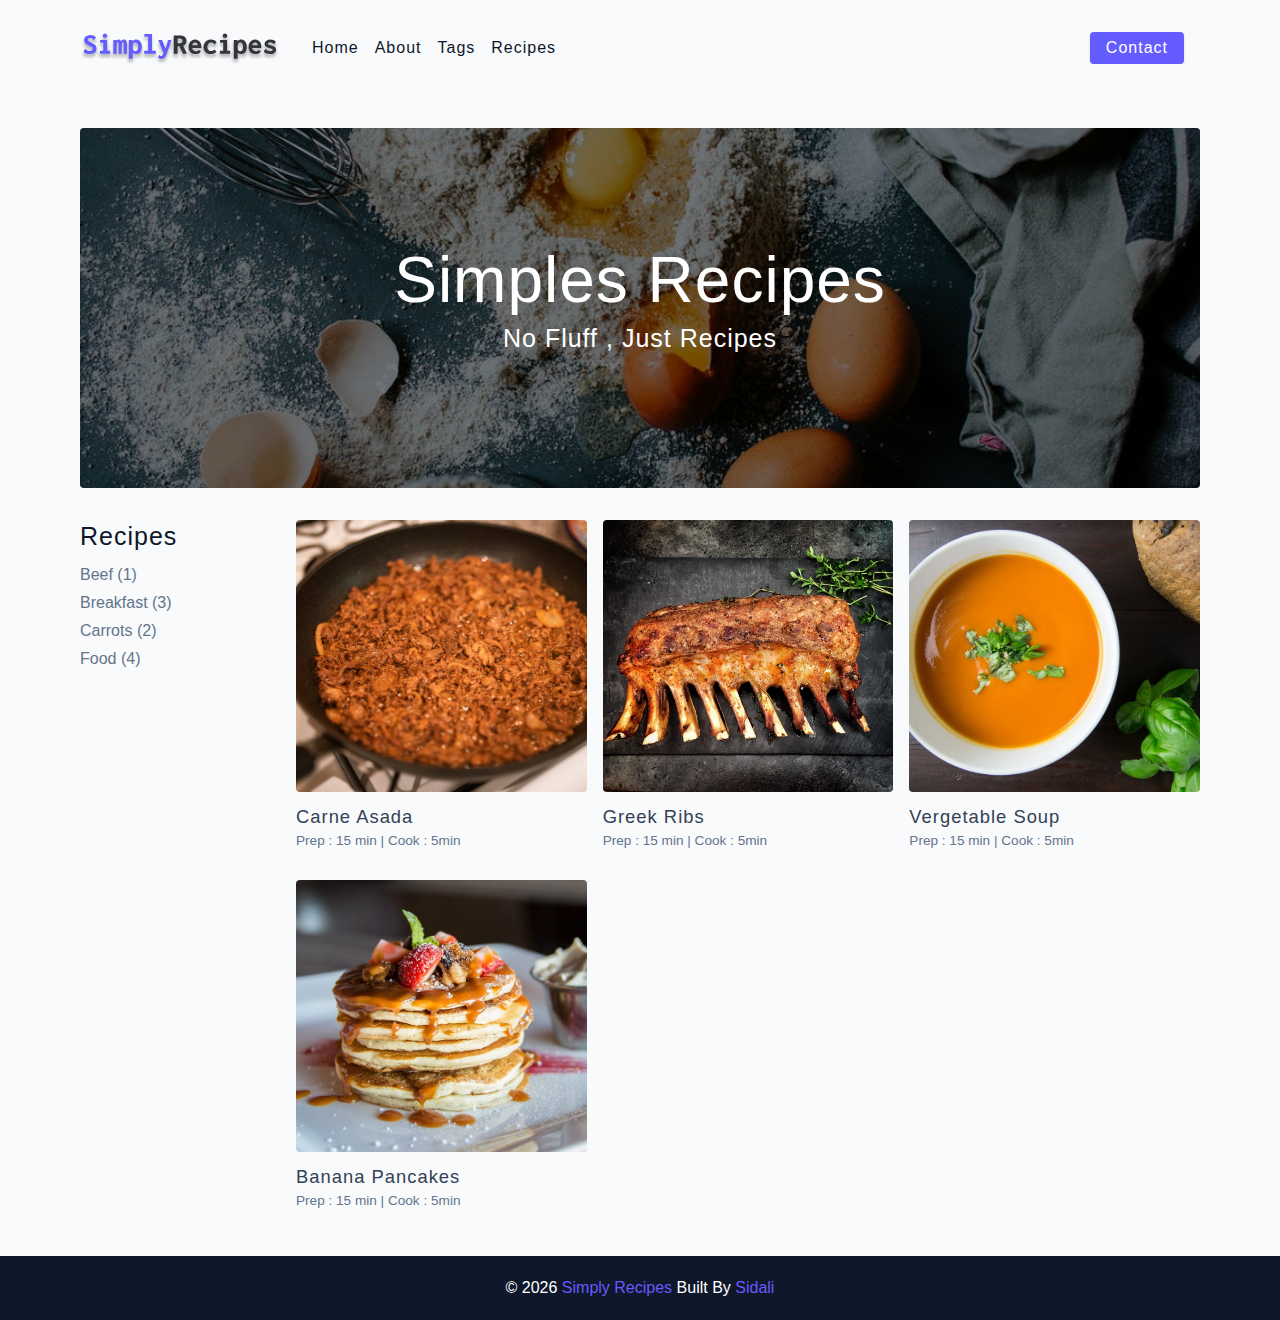
<file: index.html>
<!DOCTYPE html>
<html lang="en">
  <head>
    <meta charset="UTF-8" />
    <meta http-equiv="X-UA-Compatible" content="IE=edge" />
    <meta name="viewport" content="width=device-width, initial-scale=1.0" />
    <title>Simply Recipes || Starter</title>
    <!-- favicon -->
    <link rel="shortcut icon" href="./assets/favicon.ico" type="image/x-icon" />
    <!-- normalize -->
    <link rel="stylesheet" href="./css/normalize.css" />
    <!-- font-awesome -->
    <link
      rel="stylesheet"
      href="https://cdnjs.cloudflare.com/ajax/libs/font-awesome/5.14.0/css/all.min.css"
    />
    <!-- main css -->
    <link rel="stylesheet" href="./css/main.css" />
  </head>
  <body>
   <!-- nav -->
   <nav class="navbar">
     <div class="nav-centre">
       <div class="nav-header">
         <a href="index.html" class="nav-logo">
           <img src="assets/logo.svg" alt="Simples recipes">
         </a>
         <button type="button" class="btn nav-btn">
           <i class="fas fa-align-justify"></i>
         </button>
        </div>
       <div class="nav-links">
          <a href="index.html" class="nav-link">home</a>
          <a href="about.html" class="nav-link">about</a>
          <a href="tags.html" class="nav-link">tags</a>
          <a href="recipes.html" class="nav-link">recipes</a>
          <div class="nav-link contact-link">
            <a href="contact.html" class="btn">contact</a>
          </div>
       </div>
     </div>
   </nav>
   <!-- end of nav -->

   <!--Main Page-->
   <main class="page">
     <header class="hero">
       <div class="hero-container">
         <div class="hero-text">
           <h1>Simples recipes</h1>
           <h4>No fluff , just recipes</h4>
         </div>
       </div>
     </header>
     <section class="recipes-container">
       <div class="tags-container">
         <h4>recipes</h4>
         <div class="tags-list">
           <a href="tag-template.html">Beef (1)</a>
           <a href="tag-template.html">Breakfast (3)</a>
           <a href="tag-template.html">Carrots (2)</a>
           <a href="tag-template.html">Food (4)</a>
         </div>
       </div>
       <div class="recipes-list">
         <a href="single-recipe.html" class="recipe">
           <img src="./assets/recipes/recipe-1.jpeg" alt="Food" class="img recipe-img">
           <h5>carne asada</h5>
           <p>Prep : 15 min | Cook : 5min</p>
         </a>
         <a href="single-recipe.html" class="recipe">
          <img src="./assets/recipes/recipe-2.jpeg" alt="Food" class="img recipe-img">
          <h5>greek ribs</h5>
          <p>Prep : 15 min | Cook : 5min</p>
        </a>
        <a href="single-recipe.html" class="recipe">
          <img src="./assets/recipes/recipe-3.jpeg" alt="Food" class="img recipe-img">
          <h5>vergetable soup</h5>
          <p>Prep : 15 min | Cook : 5min</p>
        </a>
        <a href="single-recipe.html" class="recipe">
          <img src="./assets/recipes/recipe-4.jpeg" alt="Food" class="img recipe-img">
          <h5>Banana pancakes</h5>
          <p>Prep : 15 min | Cook : 5min</p>
        </a>
       </div>
     </section>
   </main>
   <!--End Of The Main Page-->

   <!--Footer-->
   <footer class="page-footer">
     <p>&copy; <span id="date">2022</span>
      <span class="footer-logo">Simply Recipes</span>
      Built By 
      <a href="https://github.com/Siiidali">Sidali</a>
    </p>
   </footer>
   <!--End Of The Footer-->
    <script src="./js/app.js"></script>
  </body>
</html>
</file>
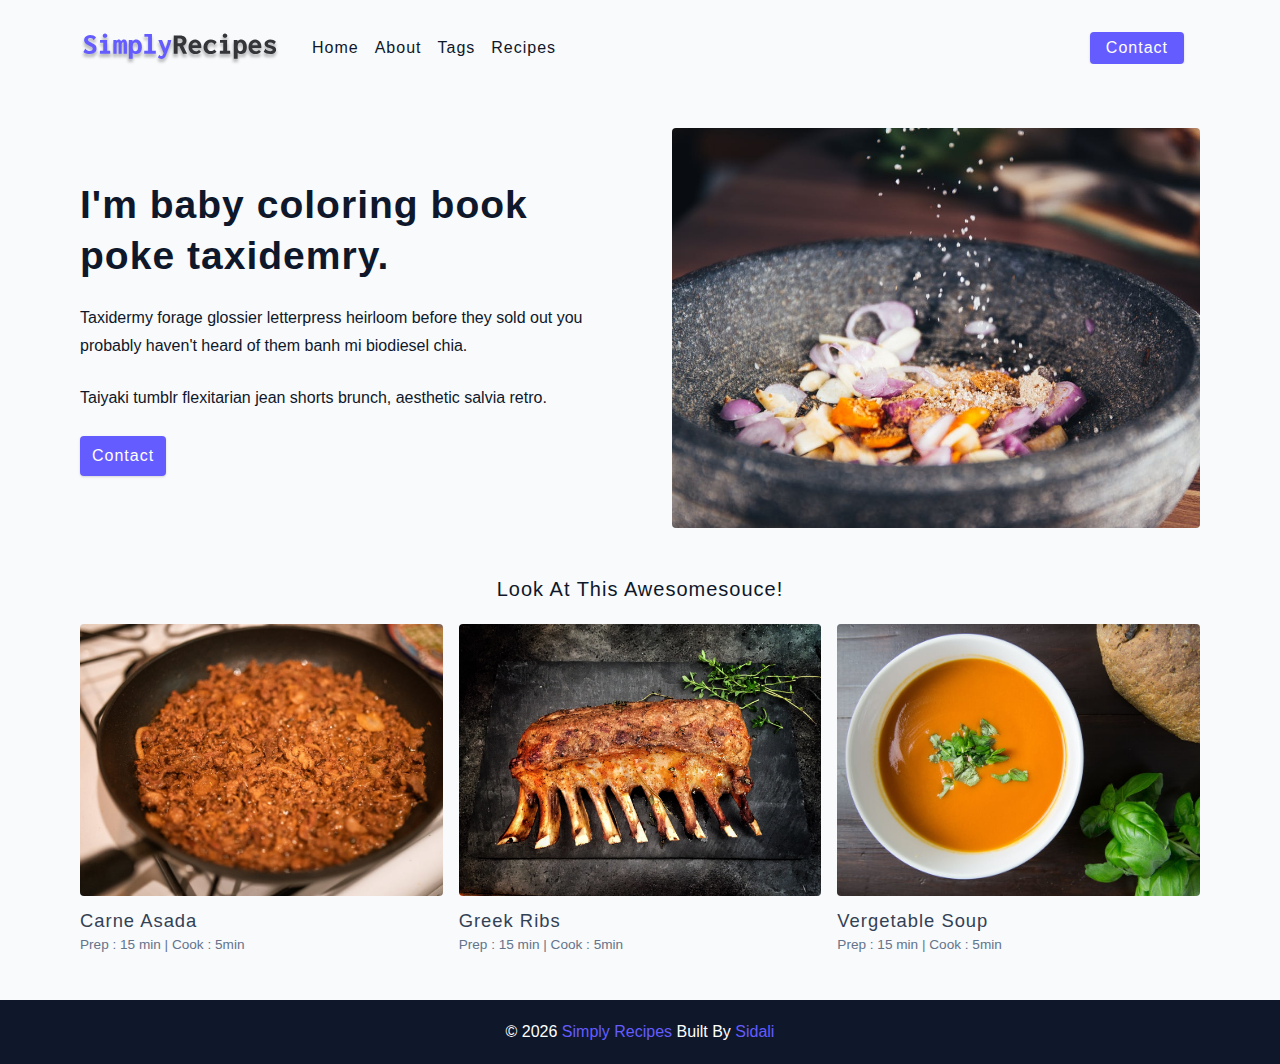
<file: about.html>
<!DOCTYPE html>
<html lang="en">
  <head>
    <meta charset="UTF-8" />
    <meta http-equiv="X-UA-Compatible" content="IE=edge" />
    <meta name="viewport" content="width=device-width, initial-scale=1.0" />
    <title>About || Starter</title>
    <!-- favicon -->
    <link rel="shortcut icon" href="./assets/favicon.ico" type="image/x-icon" />
    <!-- normalize -->
    <link rel="stylesheet" href="./css/normalize.css" />
    <!-- font-awesome -->
    <link
      rel="stylesheet"
      href="https://cdnjs.cloudflare.com/ajax/libs/font-awesome/5.14.0/css/all.min.css"
    />
    <!-- main css -->
    <link rel="stylesheet" href="./css/main.css" />
  </head>
  <body>
    <!-- nav -->
   <nav class="navbar">
    <div class="nav-centre">
      <div class="nav-header">
        <a href="index.html" class="nav-logo">
          <img src="assets/logo.svg" alt="Simples recipes">
        </a>
        <button type="button" class="btn nav-btn">
          <i class="fas fa-align-justify"></i>
        </button>
       </div>
      <div class="nav-links">
         <a href="index.html" class="nav-link">home</a>
         <a href="about.html" class="nav-link">about</a>
         <a href="tags.html" class="nav-link">tags</a>
         <a href="recipes.html" class="nav-link">recipes</a>
         <div class="nav-link contact-link">
           <a href="contact.html" class="btn">contact</a>
         </div>
      </div>
    </div>
  </nav>
  <!-- end of nav -->
  <main class="page">
   <section class="about-page">
     <article>
       <h2>I'm baby coloring book poke taxidemry.</h2>
       <p>Taxidermy forage glossier letterpress heirloom before they sold out you probably haven't heard of them banh mi biodiesel chia.</p>
       <p>Taiyaki tumblr flexitarian jean shorts brunch, aesthetic salvia retro.</p>
       <a href="contact.html" class="btn">
        contact
       </a>
     </article>
     <img src="./assets/about.jpeg" alt="" class="img about-img">
   </section>
   <section class="feutured-recipes">
     <h5 class="feutured-title">Look At This Awesomesouce!</h5>
     <div class="recipes-list">
      <a href="single-recipe.html" class="recipe">
        <img src="./assets/recipes/recipe-1.jpeg" alt="Food" class="img recipe-img">
        <h5>carne asada</h5>
        <p>Prep : 15 min | Cook : 5min</p>
      </a>
      <a href="single-recipe.html" class="recipe">
       <img src="./assets/recipes/recipe-2.jpeg" alt="Food" class="img recipe-img">
       <h5>greek ribs</h5>
       <p>Prep : 15 min | Cook : 5min</p>
     </a>
     <a href="single-recipe.html" class="recipe">
       <img src="./assets/recipes/recipe-3.jpeg" alt="Food" class="img recipe-img">
       <h5>vergetable soup</h5>
       <p>Prep : 15 min | Cook : 5min</p>
     </a>
    </div>
   </section>
  </main>
   <!--Footer-->
   <footer class="page-footer">
    <p>&copy; <span id="date">2022</span>
     <span class="footer-logo">Simply Recipes</span>
     Built By 
     <a href="https://github.com/Siiidali">Sidali</a>
   </p>
  </footer>
  <!--End Of The Footer-->
   <script src="./js/app.js"></script>
  </body>
</html>
</file>
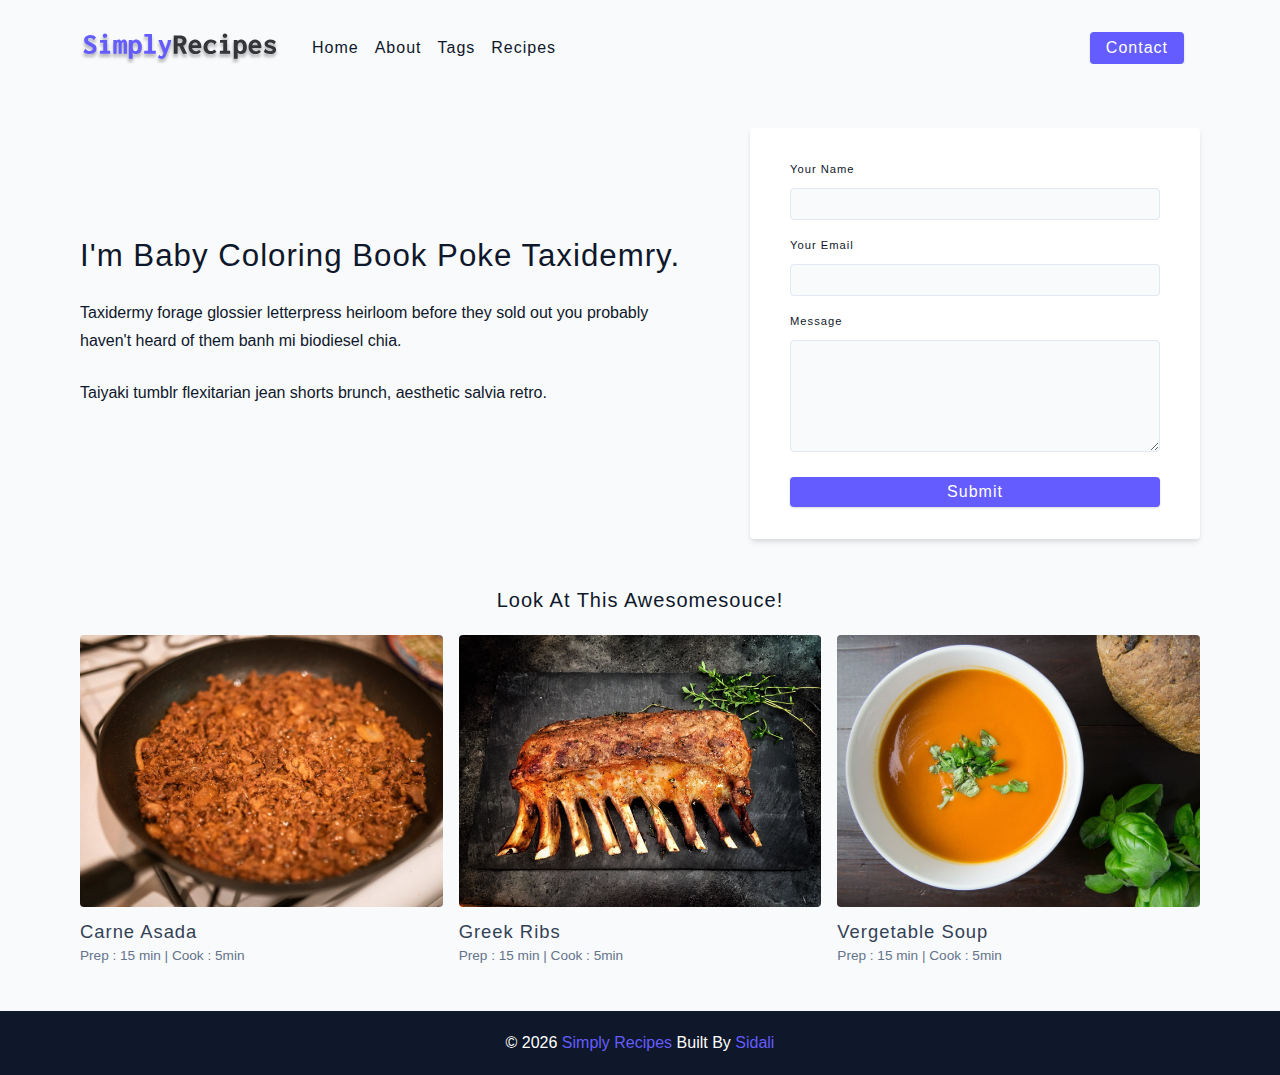
<file: contact.html>
<!DOCTYPE html>
<html lang="en">
  <head>
    <meta charset="UTF-8" />
    <meta http-equiv="X-UA-Compatible" content="IE=edge" />
    <meta name="viewport" content="width=device-width, initial-scale=1.0" />
    <title>Contact || Starter</title>
    <!-- favicon -->
    <link rel="shortcut icon" href="./assets/favicon.ico" type="image/x-icon" />
    <!-- normalize -->
    <link rel="stylesheet" href="./css/normalize.css" />
    <!-- font-awesome -->
    <link
      rel="stylesheet"
      href="https://cdnjs.cloudflare.com/ajax/libs/font-awesome/5.14.0/css/all.min.css"
    />
    <!-- main css -->
    <link rel="stylesheet" href="./css/main.css" />
  </head>
  <body>
    <!-- nav -->
   <nav class="navbar">
    <div class="nav-centre">
      <div class="nav-header">
        <a href="index.html" class="nav-logo">
          <img src="assets/logo.svg" alt="Simples recipes">
        </a>
        <button type="button" class="btn nav-btn">
          <i class="fas fa-align-justify"></i>
        </button>
       </div>
      <div class="nav-links">
         <a href="index.html" class="nav-link">home</a>
         <a href="about.html" class="nav-link">about</a>
         <a href="tags.html" class="nav-link">tags</a>
         <a href="recipes.html" class="nav-link">recipes</a>
         <div class="nav-link contact-link">
           <a href="contact.html" class="btn">contact</a>
         </div>
      </div>
    </div>
  </nav>
  <!-- end of nav -->
  <main class="page">
    <section class="contact-container">
      <article class="contact-info">
        <h3>I'm baby coloring book poke taxidemry.</h2>
        <p>Taxidermy forage glossier letterpress heirloom before they sold out you probably haven't heard of them banh mi biodiesel chia.</p>
        <p>Taiyaki tumblr flexitarian jean shorts brunch, aesthetic salvia retro.</p>
      </article>
      <article>
        <form class="form contact-form">
          <div class="form-row">
            <label for="name" class="form-label">Your Name</label>
            <input type="text" name="name" id="name" class="form-input">
          </div>
          <div class="form-row">
            <label for="email" class="form-label">Your Email</label>
            <input type="email" name="email" id="email" class="form-input">
          </div>
          <div class="form-row">
            <label for="message" class="form-label">Message</label>
            <textarea name="message" id="message" class="form-textarea"></textarea>
          </div>
          <button type="submit" class="btn btn-block">submit</button>
        </form>
      </article>
    </section>
    <section class="feutured-recipes">
      <h5 class="feutured-title">Look At This Awesomesouce!</h5>
      <div class="recipes-list">
       <a href="single-recipe.html" class="recipe">
         <img src="./assets/recipes/recipe-1.jpeg" alt="Food" class="img recipe-img">
         <h5>carne asada</h5>
         <p>Prep : 15 min | Cook : 5min</p>
       </a>
       <a href="single-recipe.html" class="recipe">
        <img src="./assets/recipes/recipe-2.jpeg" alt="Food" class="img recipe-img">
        <h5>greek ribs</h5>
        <p>Prep : 15 min | Cook : 5min</p>
      </a>
      <a href="single-recipe.html" class="recipe">
        <img src="./assets/recipes/recipe-3.jpeg" alt="Food" class="img recipe-img">
        <h5>vergetable soup</h5>
        <p>Prep : 15 min | Cook : 5min</p>
      </a>
     </div>
    </section>
  </main>
   
    <!--Footer-->
   <footer class="page-footer">
    <p>&copy; <span id="date">2022</span>
     <span class="footer-logo">Simply Recipes</span>
     Built By 
     <a href="https://github.com/Siiidali">Sidali</a>
   </p>
  </footer>
  <!--End Of The Footer-->
   <script src="./js/app.js"></script>
  </body>
</html>
</file>
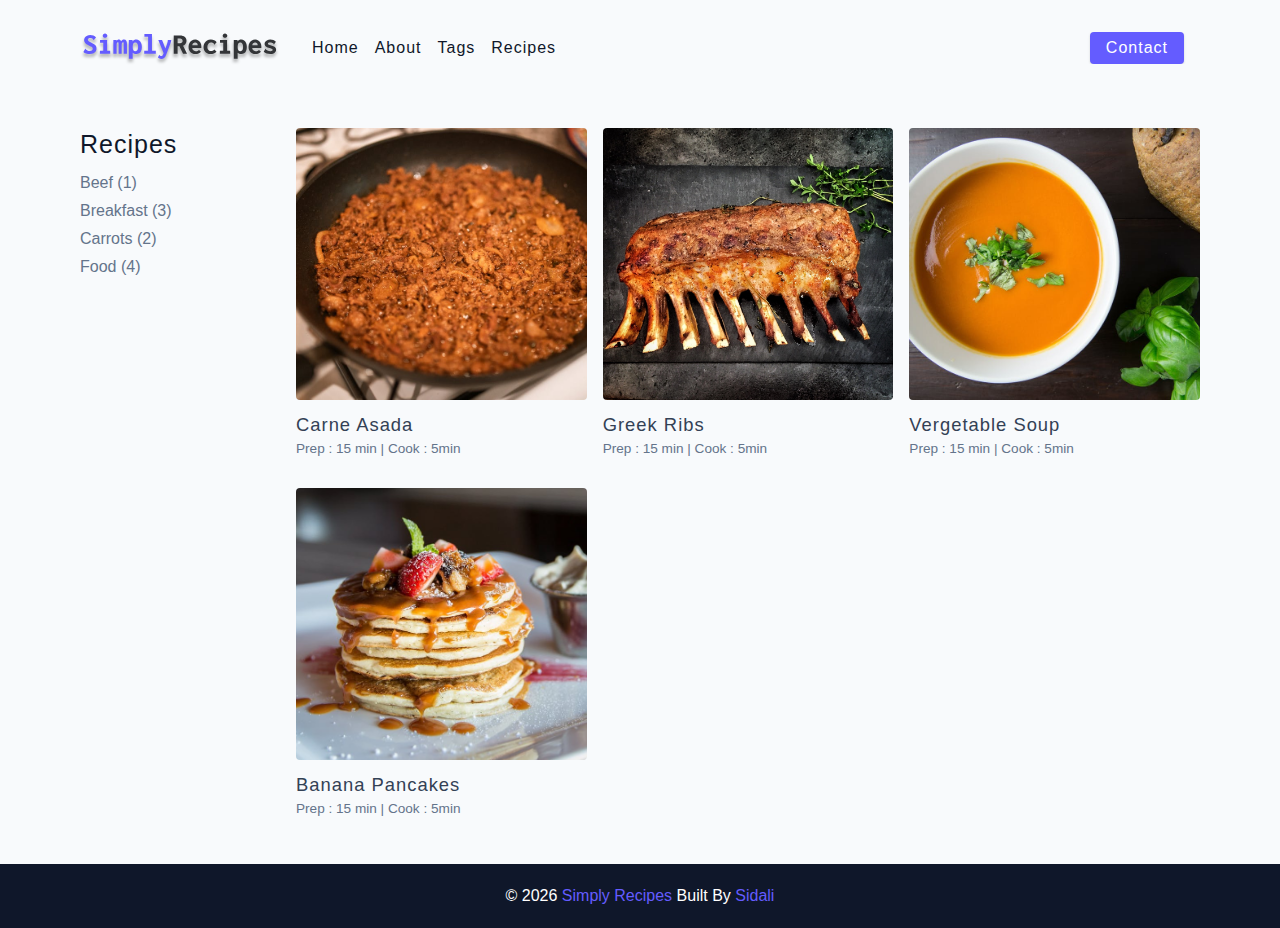
<file: recipes.html>
<!DOCTYPE html>
<html lang="en">
  <head>
    <meta charset="UTF-8" />
    <meta http-equiv="X-UA-Compatible" content="IE=edge" />
    <meta name="viewport" content="width=device-width, initial-scale=1.0" />
    <title>Recipes || Starter</title>
    <!-- favicon -->
    <link rel="shortcut icon" href="./assets/favicon.ico" type="image/x-icon" />
    <!-- normalize -->
    <link rel="stylesheet" href="./css/normalize.css" />
    <!-- font-awesome -->
    <link
      rel="stylesheet"
      href="https://cdnjs.cloudflare.com/ajax/libs/font-awesome/5.14.0/css/all.min.css"
    />
    <!-- main css -->
    <link rel="stylesheet" href="./css/main.css" />
  </head>
  <body>
    <!-- nav -->
    <nav class="navbar">
      <div class="nav-centre">
        <div class="nav-header">
          <a href="index.html" class="nav-logo">
            <img src="assets/logo.svg" alt="Simples recipes">
          </a>
          <button type="button" class="btn nav-btn">
            <i class="fas fa-align-justify"></i>
          </button>
         </div>
        <div class="nav-links">
           <a href="index.html" class="nav-link">home</a>
           <a href="about.html" class="nav-link">about</a>
           <a href="tags.html" class="nav-link">tags</a>
           <a href="recipes.html" class="nav-link">recipes</a>
           <div class="nav-link contact-link">
             <a href="contact.html" class="btn">contact</a>
           </div>
        </div>
      </div>
    </nav>
    <!-- end of nav -->
 
    <!--Main Page-->
    <main class="page">
      <section class="recipes-container">
        <div class="tags-container">
          <h4>recipes</h4>
          <div class="tags-list">
            <a href="tag-template.html">Beef (1)</a>
            <a href="tag-template.html">Breakfast (3)</a>
            <a href="tag-template.html">Carrots (2)</a>
            <a href="tag-template.html">Food (4)</a>
          </div>
        </div>
        <div class="recipes-list">
          <a href="single-recipe.html" class="recipe">
            <img src="./assets/recipes/recipe-1.jpeg" alt="Food" class="img recipe-img">
            <h5>carne asada</h5>
            <p>Prep : 15 min | Cook : 5min</p>
          </a>
          <a href="single-recipe.html" class="recipe">
           <img src="./assets/recipes/recipe-2.jpeg" alt="Food" class="img recipe-img">
           <h5>greek ribs</h5>
           <p>Prep : 15 min | Cook : 5min</p>
         </a>
         <a href="single-recipe.html" class="recipe">
           <img src="./assets/recipes/recipe-3.jpeg" alt="Food" class="img recipe-img">
           <h5>vergetable soup</h5>
           <p>Prep : 15 min | Cook : 5min</p>
         </a>
         <a href="single-recipe.html" class="recipe">
           <img src="./assets/recipes/recipe-4.jpeg" alt="Food" class="img recipe-img">
           <h5>Banana pancakes</h5>
           <p>Prep : 15 min | Cook : 5min</p>
         </a>
        </div>
      </section>
      
    </main>
    <!--End Of The Main Page-->
 
    <!--Footer-->
    <footer class="page-footer">
      <p>&copy; <span id="date">2022</span>
       <span class="footer-logo">Simply Recipes</span>
       Built By 
       <a href="https://github.com/Siiidali">Sidali</a>
     </p>
    </footer>
    <!--End Of The Footer-->
     <script src="./js/app.js"></script>
   </body>
</html>
</file>
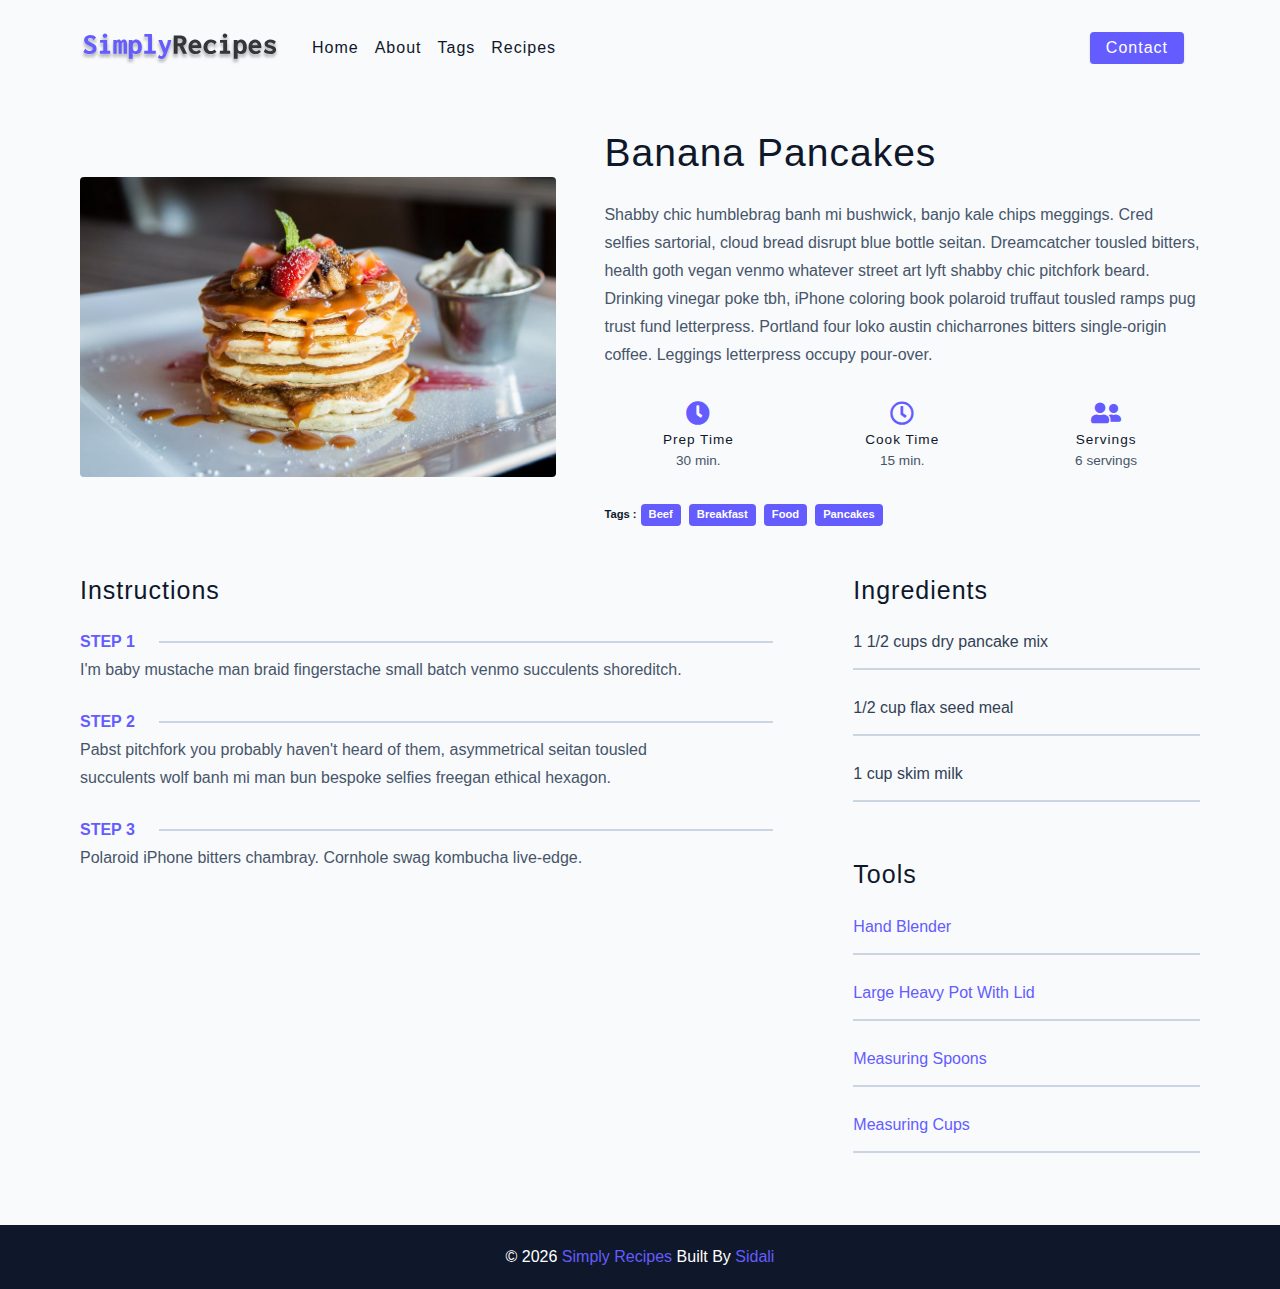
<file: single-recipe.html>
<!DOCTYPE html>
<html lang="en">
  <head>
    <meta charset="UTF-8" />
    <meta http-equiv="X-UA-Compatible" content="IE=edge" />
    <meta name="viewport" content="width=device-width, initial-scale=1.0" />
    <title>Single Recipe || Starter</title>
    <!-- favicon -->
    <link rel="shortcut icon" href="./assets/favicon.ico" type="image/x-icon" />
    <!-- normalize -->
    <link rel="stylesheet" href="./css/normalize.css" />
    <!-- font-awesome -->
    <link
      rel="stylesheet"
      href="https://cdnjs.cloudflare.com/ajax/libs/font-awesome/5.14.0/css/all.min.css"
    />
    <!-- main css -->
    <link rel="stylesheet" href="./css/main.css" />
  </head>
  <body>
    <!-- nav -->
    <nav class="navbar">
      <div class="nav-centre">
        <div class="nav-header">
          <a href="index.html" class="nav-logo">
            <img src="assets/logo.svg" alt="Simples recipes">
          </a>
          <button type="button" class="btn nav-btn">
            <i class="fas fa-align-justify"></i>
          </button>
         </div>
        <div class="nav-links">
           <a href="index.html" class="nav-link">home</a>
           <a href="about.html" class="nav-link">about</a>
           <a href="tags.html" class="nav-link">tags</a>
           <a href="recipes.html" class="nav-link">recipes</a>
           <div class="nav-link contact-link">
             <a href="contact.html" class="btn">contact</a>
           </div>
        </div>
      </div>
    </nav>
    <!-- end of nav -->
 
    <!--Main Page-->
    <main class="page">
      <div class="recipe-page">
        <section class="recipe-hero">
          <img src="./assets/recipes/recipe-4.jpeg" class="img recipe-hero-img" alt="">
          <article class="recipe-info">
            <h2>Banana Pancakes</h2>
            <p>Shabby chic humblebrag banh mi bushwick, banjo kale chips meggings. Cred selfies sartorial, cloud bread disrupt blue bottle seitan. Dreamcatcher tousled bitters, health goth vegan venmo whatever street art lyft shabby chic pitchfork beard. Drinking vinegar poke tbh, iPhone coloring book polaroid truffaut tousled ramps pug trust fund letterpress. Portland four loko austin chicharrones bitters single-origin coffee. Leggings letterpress occupy pour-over.</p>
            <div class="recipe-icons">
              <article>
                <i class="fas fa-clock"></i>
                  <h5>prep time</h5>
                  <p>30 min.</p>
              </article>
              <article>
                <i class="far fa-clock"></i>
                  <h5>cook time</h5>
                  <p>15 min.</p>
              </article>
              <article>
                <i class="fas fa-user-friends" ></i>
                  <h5>Servings</h5>
                  <p>6 servings</p>
              </article>
            </div>
            <div class="recipe-tags">
              Tags : <a href="tag-template.html">beef</a>
              <a href="tag-template.html">breakfast</a>
              <a href="tag-template.html">food</a>
              <a href="tag-template.html">pancakes</a>
            </div>
          </article>

        </section>
        <section class="recipe-content">
          <article>
            <h4>instructions</h4>
            <!-- single instruction -->
            <div class="single-instruction">
              <header>
                <p>step 1</p>
                <div></div>
              </header>
              <p>
                I'm baby mustache man braid fingerstache small batch venmo
                succulents shoreditch.
              </p>
            </div>
            <!-- end of single instruction -->
            <!-- single instruction -->
            <div class="single-instruction">
              <header>
                <p>step 2</p>
                <div></div>
              </header>
              <p>
                Pabst pitchfork you probably haven't heard of them, asymmetrical
                seitan tousled succulents wolf banh mi man bun bespoke selfies
                freegan ethical hexagon.
              </p>
            </div>
            <!-- end of single instruction -->
            <!-- single instruction -->
            <div class="single-instruction">
              <header>
                <p>step 3</p>
                <div></div>
              </header>
              <p>
                Polaroid iPhone bitters chambray. Cornhole swag kombucha
                live-edge.
              </p>
            </div>
            <!-- end of single instruction -->
          </article>
          <article class="second-column">
            <div>
              <h4>ingredients</h4>
              <p class="single-ingredient">1 1/2 cups dry pancake mix</p>
              <p class="single-ingredient">1/2 cup flax seed meal</p>
              <p class="single-ingredient">1 cup skim milk</p>
            </div>
            <div>
              <h4>tools</h4>
              <p class="single-tool">Hand Blender</p>
              <p class="single-tool">Large Heavy Pot With Lid</p>
              <p class="single-tool">Measuring Spoons</p>
              <p class="single-tool">Measuring Cups</p>
            </div>
          </article>
        </section>
      </div>
    </main>
    <!--End Of The Main Page-->
 
    <!--Footer-->
    <footer class="page-footer">
      <p>&copy; <span id="date">2022</span>
       <span class="footer-logo">Simply Recipes</span>
       Built By 
       <a href="https://github.com/Siiidali">Sidali</a>
     </p>
    </footer>
    <!--End Of The Footer-->
     <script src="./js/app.js"></script>
   </body>
</html>
</file>
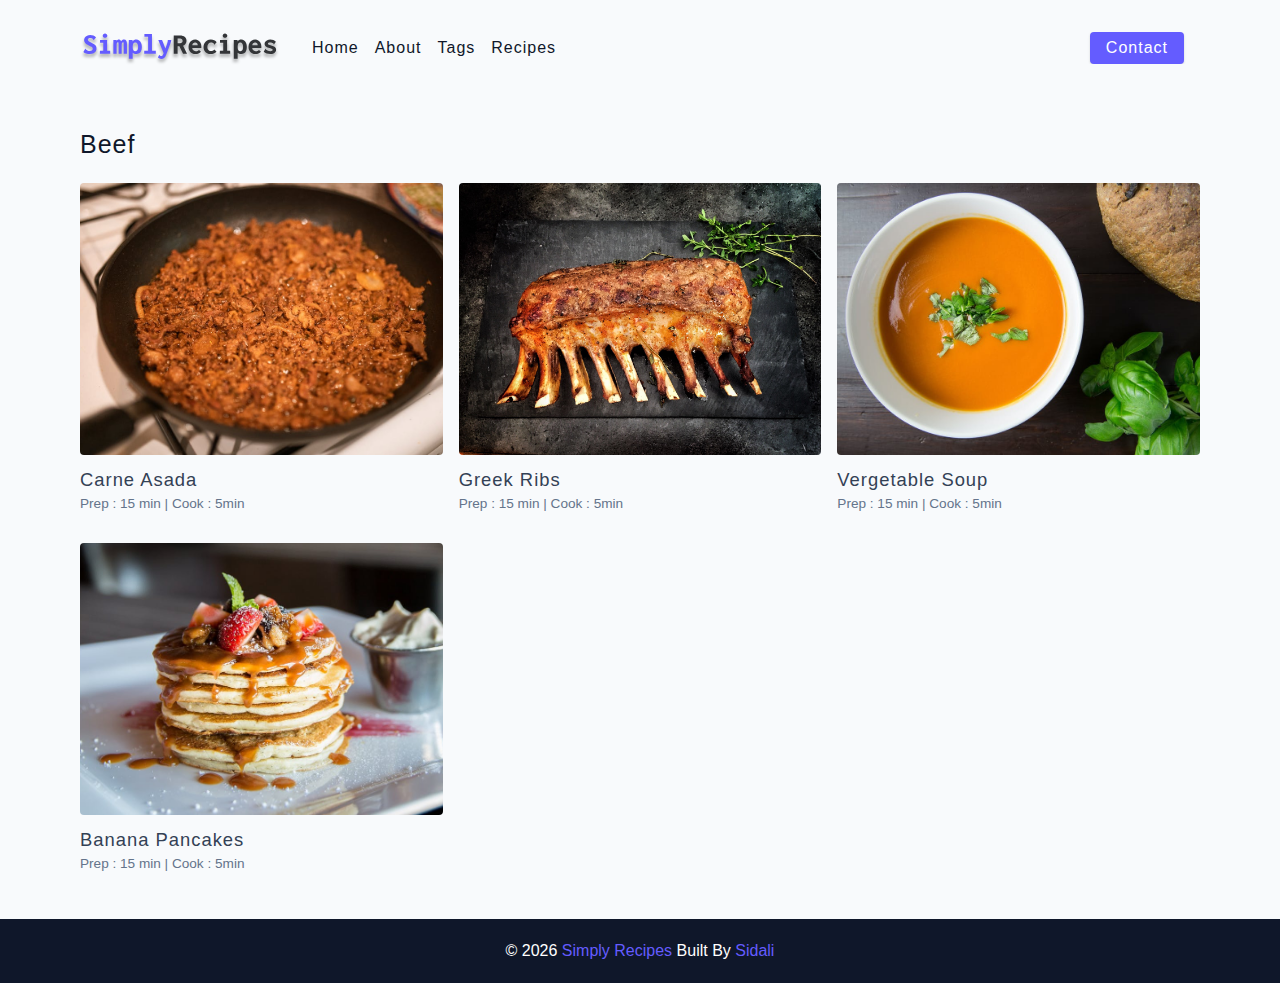
<file: tag-template.html>
<!DOCTYPE html>
<html lang="en">
  <head>
    <meta charset="UTF-8" />
    <meta http-equiv="X-UA-Compatible" content="IE=edge" />
    <meta name="viewport" content="width=device-width, initial-scale=1.0" />
    <title>Beef|| Starter</title>
    <!-- favicon -->
    <link rel="shortcut icon" href="./assets/favicon.ico" type="image/x-icon" />
    <!-- normalize -->
    <link rel="stylesheet" href="./css/normalize.css" />
    <!-- font-awesome -->
    <link
      rel="stylesheet"
      href="https://cdnjs.cloudflare.com/ajax/libs/font-awesome/5.14.0/css/all.min.css"
    />
    <!-- main css -->
    <link rel="stylesheet" href="./css/main.css" />
  </head>
  <body>
   <!-- nav -->
   <nav class="navbar">
    <div class="nav-centre">
      <div class="nav-header">
        <a href="index.html" class="nav-logo">
          <img src="assets/logo.svg" alt="Simples recipes">
        </a>
        <button type="button" class="btn nav-btn">
          <i class="fas fa-align-justify"></i>
        </button>
       </div>
      <div class="nav-links">
         <a href="index.html" class="nav-link">home</a>
         <a href="about.html" class="nav-link">about</a>
         <a href="tags.html" class="nav-link">tags</a>
         <a href="recipes.html" class="nav-link">recipes</a>
         <div class="nav-link contact-link">
           <a href="contact.html" class="btn">contact</a>
         </div>
      </div>
    </div>
  </nav>
  <!-- end of nav -->
  <!--Main Page-->
  <main class="page">
    <div>
      <h4>Beef</h4>
      <div class="recipes-list">
        <a href="single-recipe.html" class="recipe">
          <img src="./assets/recipes/recipe-1.jpeg" alt="Food" class="img recipe-img">
          <h5>carne asada</h5>
          <p>Prep : 15 min | Cook : 5min</p>
        </a>
        <a href="single-recipe.html" class="recipe">
         <img src="./assets/recipes/recipe-2.jpeg" alt="Food" class="img recipe-img">
         <h5>greek ribs</h5>
         <p>Prep : 15 min | Cook : 5min</p>
       </a>
       <a href="single-recipe.html" class="recipe">
         <img src="./assets/recipes/recipe-3.jpeg" alt="Food" class="img recipe-img">
         <h5>vergetable soup</h5>
         <p>Prep : 15 min | Cook : 5min</p>
       </a>
       <a href="single-recipe.html" class="recipe">
         <img src="./assets/recipes/recipe-4.jpeg" alt="Food" class="img recipe-img">
         <h5>Banana pancakes</h5>
         <p>Prep : 15 min | Cook : 5min</p>
       </a>
      </div>
    </div>
  </main>
  <!--End Of The Main Page-->
    <!--Footer-->
   <footer class="page-footer">
    <p>&copy; <span id="date">2022</span>
     <span class="footer-logo">Simply Recipes</span>
     Built By 
     <a href="https://github.com/Siiidali">Sidali</a>
   </p>
  </footer>
  <!--End Of The Footer-->
   <script src="./js/app.js"></script>
  </body>
</html>
</file>
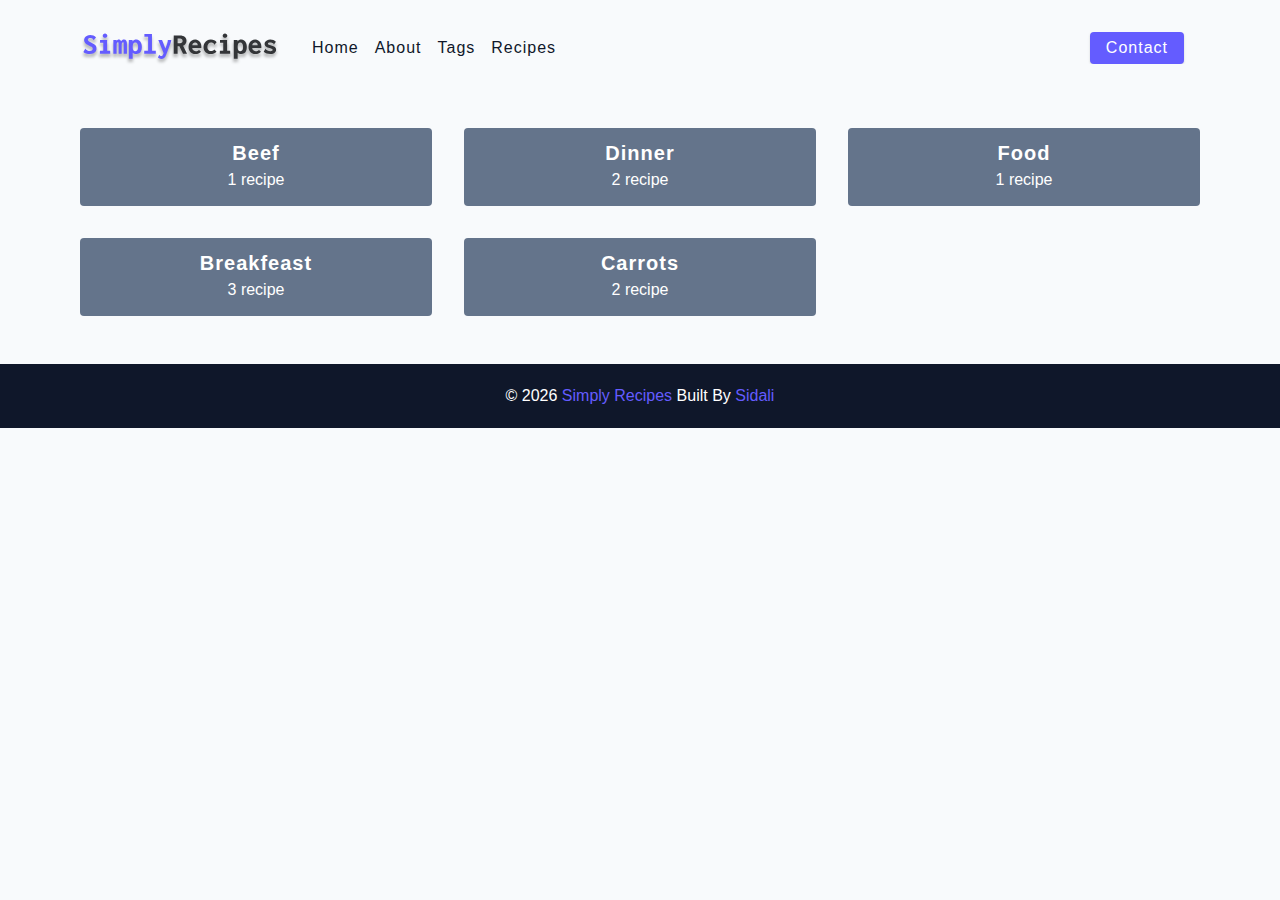
<file: tags.html>
<!DOCTYPE html>
<html lang="en">
  <head>
    <meta charset="UTF-8" />
    <meta http-equiv="X-UA-Compatible" content="IE=edge" />
    <meta name="viewport" content="width=device-width, initial-scale=1.0" />
    <title>Tags || Starter</title>
    <!-- favicon -->
    <link rel="shortcut icon" href="./assets/favicon.ico" type="image/x-icon" />
    <!-- normalize -->
    <link rel="stylesheet" href="./css/normalize.css" />
    <!-- font-awesome -->
    <link
      rel="stylesheet"
      href="https://cdnjs.cloudflare.com/ajax/libs/font-awesome/5.14.0/css/all.min.css"
    />
    <!-- main css -->
    <link rel="stylesheet" href="./css/main.css" />
  </head>
  <body>
    <!-- nav -->
   <nav class="navbar">
    <div class="nav-centre">
      <div class="nav-header">
        <a href="index.html" class="nav-logo">
          <img src="assets/logo.svg" alt="Simples recipes">
        </a>
        <button type="button" class="btn nav-btn">
          <i class="fas fa-align-justify"></i>
        </button>
       </div>
      <div class="nav-links">
         <a href="index.html" class="nav-link">home</a>
         <a href="about.html" class="nav-link">about</a>
         <a href="tags.html" class="nav-link">tags</a>
         <a href="recipes.html" class="nav-link">recipes</a>
         <div class="nav-link contact-link">
           <a href="contact.html" class="btn">contact</a>
         </div>
      </div>
    </div>
  </nav>
  <!-- end of nav -->
  <main class="page">
    <section class="tags-wrapper">
      <a href="tag-template.html" class="tag">
        <h5>Beef</h5>
        <p>1 recipe</p>
      </a>
      <a href="tag-template.html" class="tag">
        <h5>Dinner</h5>
        <p>2 recipe</p>
      </a>
      <a href="tag-template.html" class="tag">
        <h5>Food</h5>
        <p>1 recipe</p>
      </a>
      <a href="tag-template.html" class="tag">
        <h5>Breakfeast</h5>
        <p>3 recipe</p>
      </a>
      <a href="tag-template.html" class="tag">
        <h5>Carrots</h5>
        <p>2 recipe</p>
      </a>
    </section>
  </main>
   <!--Footer-->
   <footer class="page-footer">
    <p>&copy; <span id="date">2022</span>
     <span class="footer-logo">Simply Recipes</span>
     Built By 
     <a href="https://github.com/Siiidali">Sidali</a>
   </p>
  </footer>
  <!--End Of The Footer-->
   <script src="./js/app.js"></script>
  </body>
</html>
</file>
<file: css/main.css>
*,
::after,
::before {
  box-sizing: border-box;
}
/* fonts */

@import url('https://fonts.googleapis.com/css2?family=Roboto:wght@400;500;600&family=Montserrat&display=swap');
html {
  font-size: 100%;
} /*16px*/

:root {
  /* colors */
  --primary-100: #e2e0ff;
  --primary-200: #c1beff;
  --primary-300: #a29dff;
  --primary-400: #837dff;
  --primary-500: #645cff;
  --primary-600: #504acc;
  --primary-700: #3c3799;
  --primary-800: #282566;
  --primary-900: #141233;

  /* grey */
  --grey-50: #f8fafc;
  --grey-100: #f1f5f9;
  --grey-200: #e2e8f0;
  --grey-300: #cbd5e1;
  --grey-400: #94a3b8;
  --grey-500: #64748b;
  --grey-600: #475569;
  --grey-700: #334155;
  --grey-800: #1e293b;
  --grey-900: #0f172a;
  /* rest of the colors */
  --black: #222;
  --white: #fff;
  --red-light: #f8d7da;
  --red-dark: #842029;
  --green-light: #d1e7dd;
  --green-dark: #0f5132;

  /* fonts  */
  --headingFont: 'Roboto', sans-serif;
  --bodyFont: 'Nunito', sans-serif;
  --smallText: 0.7em;
  /* rest of the vars */
  --backgroundColor: var(--grey-50);
  --textColor: var(--grey-900);
  --borderRadius: 0.25rem;
  --letterSpacing: 1px;
  --transition: 0.3s ease-in-out all;
  --max-width: 1120px;
  --fixed-width: 600px;

  /* box shadow*/
  --shadow-1: 0 1px 3px 0 rgba(0, 0, 0, 0.1), 0 1px 2px 0 rgba(0, 0, 0, 0.06);
  --shadow-2: 0 4px 6px -1px rgba(0, 0, 0, 0.1),
    0 2px 4px -1px rgba(0, 0, 0, 0.06);
  --shadow-3: 0 10px 15px -3px rgba(0, 0, 0, 0.1),
    0 4px 6px -2px rgba(0, 0, 0, 0.05);
  --shadow-4: 0 20px 25px -5px rgba(0, 0, 0, 0.1),
    0 10px 10px -5px rgba(0, 0, 0, 0.04);
}

body {
  background: var(--backgroundColor);
  font-family: var(--bodyFont);
  font-weight: 400;
  line-height: 1.75;
  color: var(--textColor);
}

p {
  margin-top: 0;
  margin-bottom: 1.5rem;
  max-width: 40em;
}

h1,
h2,
h3,
h4,
h5 {
  margin: 0;
  margin-bottom: 1.38rem;
  font-family: var(--headingFont);
  font-weight: 400;
  line-height: 1.3;
  text-transform: capitalize;
  letter-spacing: var(--letterSpacing);
}

h1 {
  margin-top: 0;
  font-size: 3.052rem;
}

h2 {
  font-size: 2.441rem;
}

h3 {
  font-size: 1.953rem;
}

h4 {
  font-size: 1.563rem;
}

h5 {
  font-size: 1.25rem;
}

small,
.text-small {
  font-size: var(--smallText);
}

a {
  text-decoration: none;
}
ul {
  list-style-type: none;
  padding: 0;
}

.img {
  width: 100%;
  display: block;
  object-fit: cover;
}
/* buttons */

.btn {
  cursor: pointer;
  color: var(--white);
  background: var(--primary-500);
  border: transparent;
  border-radius: var(--borderRadius);
  letter-spacing: var(--letterSpacing);
  padding: 0.375rem 0.75rem;
  box-shadow: var(--shadow-1);
  transition: var(--transtion);
  text-transform: capitalize;
  display: inline-block;
}
.btn:hover {
  background: var(--primary-700);
  box-shadow: var(--shadow-3);
}
.btn-hipster {
  color: var(--primary-500);
  background: var(--primary-200);
}
.btn-hipster:hover {
  color: var(--primary-200);
  background: var(--primary-700);
}
.btn-block {
  width: 100%;
}

/* alerts */
.alert {
  padding: 0.375rem 0.75rem;
  margin-bottom: 1rem;
  border-color: transparent;
  border-radius: var(--borderRadius);
}

.alert-danger {
  color: var(--red-dark);
  background: var(--red-light);
}
.alert-success {
  color: var(--green-dark);
  background: var(--green-light);
}
/* form */

.form {
  width: 90vw;
  max-width: var(--fixed-width);
  background: var(--white);
  border-radius: var(--borderRadius);
  box-shadow: var(--shadow-2);
  padding: 2rem 2.5rem;
  margin: 3rem auto;
}
.form-label {
  display: block;
  font-size: var(--smallText);
  margin-bottom: 0.5rem;
  text-transform: capitalize;
  letter-spacing: var(--letterSpacing);
}
.form-input,
.form-textarea {
  width: 100%;
  padding: 0.375rem 0.75rem;
  border-radius: var(--borderRadius);
  background: var(--backgroundColor);
  border: 1px solid var(--grey-200);
}

.form-row {
  margin-bottom: 1rem;
}

.form-textarea {
  height: 7rem;
}
::placeholder {
  font-family: inherit;
  color: var(--grey-400);
}
.form-alert {
  color: var(--red-dark);
  letter-spacing: var(--letterSpacing);
  text-transform: capitalize;
}
/* alert */

@keyframes spinner {
  to {
    transform: rotate(360deg);
  }
}

.loading {
  width: 6rem;
  height: 6rem;
  border: 5px solid var(--grey-400);
  border-radius: 50%;
  border-top-color: var(--primary-500);
  animation: spinner 0.6s linear infinite;
}
.loading {
  margin: 0 auto;
}
/* title */

.title {
  text-align: center;
}

.title-underline {
  background: var(--primary-500);
  width: 7rem;
  height: 0.25rem;
  margin: 0 auto;
  margin-top: -1rem;
}

/*
=============== 
Navbar
===============
*/

.navbar{
  display: flex;
  justify-content: center;
  align-items: center;
  background-color: var(--backgroundColor)
}
.nav-centre{
  width: 90vw;
  max-width: var(--max-width);
}
.nav-header{
  height: 6rem;
  display: flex;
  justify-content: space-between;
  align-items: center;
}
.nav-header img{
  width: 200px;
}

.nav-btn{
  padding: 0.15rem 0.75rem;
}

.nav-btn i{
  font-size: 1.25rem;
}

.nav-logo{
  display: flex; 
  align-items: center;
}

.nav-links{
  display: flex;
  flex-direction: column;
  height: 0;
  overflow: hidden;
  transition: var(--transition);
}
.show-links{
  height: 310px;
}

.nav-link{
  display: block;
  text-align: center;
  text-transform: capitalize;
  color: var(--grey-900);
  letter-spacing: var(--letterSpacing);
  padding: 1rem 0;
  border-top: 1px solid var(--grey-500);
  transition: var(--transition);
}

.nav-link:hover{
  color: var(--primary-500);
}

.contact-link a{
  padding: 0.15rem 1rem;
}

@media screen and (min-width: 992px){
  .nav-btn{
    display: none;
  }

  .navbar{
    height: 6rem;
  }
  .nav-centre{
    display: flex;
    align-items: center;
  }

  .nav-header{
    height: auto;
    margin-right: 2rem;
   
  }
  
  .nav-links{
    height: auto;
    display: flex;
    flex-direction: row;
    align-items: center;
    width: 100%;
  }

  .nav-link{
    padding: 0;
    border-top: none;
    margin-right: 1rem;
    font-size: 1rem;
  }

  .contact-link{
    margin-left: auto;
  }
}

/*
=============== 
Main page
===============
*/
.page{
  width: 90vw;
  max-width: var(--max-width);
  margin: 0 auto;
  padding-top: 2rem;
  min-height: calc(100vh - (6rem+4rem));
}

/*
=============== 
Footer
===============
*/
.page-footer{
  height: 4rem;
  background-color: var(--grey-900);
  color: white;
  display: flex;
  align-items: center;
  justify-content: center;
}

.page-footer p{
  margin: 0 ;
}

.footer-logo , .page-footer a{
  color: var(--primary-500);
}

/*
=============== 
Hero
===============
*/
.hero{
  height: 40vh;
  background: url("../assets/main.jpeg") center/cover no-repeat;
  margin-bottom: 2rem;
  border-radius: var(--borderRadius);
  position: relative; 
}

.hero-container{
  position: absolute;
  width: 100%;
  height: 100%;
  top: 0;
  left: 0;
  background-color: rgba(0, 0, 0, 0.4);
  display: flex;
  align-items: center;
  justify-content: center;
  border-radius: var(--borderRadius);
}

.hero-text{
  text-align: center;
  color: var(--white);
}

@media  screen and (min-width:768px) {
  .hero-text h1{
    font-size: 4rem;
    margin-bottom: 0;
  }
}

/*
=============== 
Recipes
===============
*/
.recipes-container{
  display: grid;
  gap: 2rem 1rem;
}

.tags-container{
  order: 1;
  display: flex;
  flex-direction: column;
  padding-bottom: 3rem;
}

.recipes-list{
  display: grid;
  gap: 2rem 1rem;
  padding-bottom: 3rem;
}

.tags-container h4{
  margin-bottom: 0.5rem;
  font-weight: 500;
}

.tags-list{ 
  display: grid;
  grid-template-columns: 1fr 1fr 1fr;
}

.tags-list a{
  text-transform: capitalize;
  display: block;
  color: var(--grey-500);
  transition: var(--transition);
}

.tags-list a:hover{
  color: var(--primary-500);
}

.recipe{
  display: block;
}

.recipe img{
  height: 17rem;
  border-radius: var(--borderRadius);
  margin-bottom: 1rem;
}

.recipe h5{
  margin-bottom: 0;
  line-height: 1;
  color: var(--grey-700);
}

.recipe p{
  margin-bottom: 0;
  line-height: 1;
  margin-top: 0.5rem;
  color: var(--grey-500);
}

@media screen and (min-width: 576px) {
  .recipes-list{
    grid-template-columns: 1fr 1fr;
  }
  .recipe-img{
    height: 10rem;
  }
}

@media screen and (min-width: 992px) {
  .recipes-container{
    grid-template-columns: 200px 1fr ;
  }
  .recipe p{
    font-size: 0.85rem;
  }
  .tags-container{
    order: 0;
  }
  .tags-list{
    grid-template-columns: 1fr;
  }
}

@media screen and (min-width:1200px) {
  .recipes-list{
    grid-template-columns: 1fr 1fr 1fr;
  }
  .recipe h5{
    font-size: 1.15rem;
  }
}

/*
=============== 
Error
===============
*/
.error-page{
  text-align: center;
  padding-top: 5rem;
}
.error-page h1{
  font-size: 9rem;
}
/*
=============== 
About
===============
*/
.about-page h2{
  text-transform: none;
  font-weight: bold;
}
.about-page{
  display: grid;
  gap: 2rem 4rem;
  padding-bottom: 3rem;
}
.about-img{
  border-radius: var(--borderRadius);
  height: 300px;
}
@media screen and (min-width: 992px) {
  .about-page{
    grid-template-columns: 1fr 1fr;
    grid-template-rows: 400px;
    align-items: center;
  }
  .about-img{
    height: 100%;
  }
}
.feutured-title{
  text-align: center;
}

/*
=============== 
Contact page
===============
*/
.contact-form{
  width: 100%;
  margin: 0 auto;
}
.contact-container{
  display: grid;
  gap: 2rem 3rem;
  padding-bottom: 3rem;
}
.contact-info{
  margin: 0 auto;
}

@media screen and (min-width: 992px) {
  .contact-container{
  grid-template-columns: 1fr 450px;
  align-items: center;
}
}

/*
=============== 
Tags page
===============
*/

.tags-wrapper{
  display: grid;
  gap: 2rem;
  padding-bottom: 3rem;
}
.tag{
  background: var(--grey-500);
  border-radius: var(--borderRadius);
  text-align: center;
  color: var(--white);
  transition: var(--transition);
  padding: 0.75rem 0;
}

.tag:hover{
  background-color: var(--primary-500);
}
.tag h5, .tag p{
  margin-bottom: 0;
}
.tag h5{
  font-weight: 600;
}
@media screen and (min-width: 576px) {
  .tags-wrapper{
  grid-template-columns: 1fr 1fr;
}
}
@media screen and (min-width: 992px) {
  .tags-wrapper{
  grid-template-columns: 1fr 1fr 1fr;
}
}

/*
=============== 
single recipe page
===============
*/
.recipe-hero{
  display: grid;
  gap : 3rem;
}
.recipe-hero-img{
  height: 300px;
  border-radius: var(--borderRadius);
}
.recipe-hero p{
  color: var(--grey-600);
}
.recipe-icons{
  display: grid;
  grid-template-columns: repeat(3,1fr);
  gap: 1rem;
  margin: 2rem 0;
  text-align: center;
}
.recipe-icons i{
  font-size: 1.5rem;
  color: var(--primary-500);
}

.recipe-icons h5,.recipe-icons p{
  margin-bottom: 0;
  font-size: 0.85rem;
}

.recipe-icons p{
  color: var(--grey-600);
}
.recipe-tags{
  display: flex;
  align-items: center;
  flex-wrap: wrap;
  font-size: 0.7em;
  font-weight: 600;
}
.recipe-tags a{
  background: var(--primary-500);
  border-radius: var(--borderRadius);
  color: var(--white);
  padding: 0.05rem 0.5rem;
  margin: 0 0.25rem;
  text-transform: capitalize;
}
@media screen and (min-width: 992px) {
  .recipe-hero{
    grid-template-columns: 4fr 5fr;
    align-items: center;
  }
}

.recipe-content{
  padding: 3rem 0;
  display: grid;
  gap: 2rem 5rem;
}
@media screen and (min-width: 992px) {
  .recipe-content{
    grid-template-columns: 2fr 1fr;
  }
}
.single-instruction header{
  display: grid;
  grid-template-columns: auto 1fr;
  gap: 1.5rem;
  align-items: center;
}
.single-instruction header p{
  text-transform: uppercase;
  font-weight: 600;
  margin-bottom: 0;
  color: var(--primary-500);
}
.single-instruction > p{
  color: var(--grey-600);
}
.single-instruction header div{
  height: 2px;
  background-color: var(--grey-300);
}

.second-column{
  display: grid;
  row-gap: 2rem;
}
.single-ingredient{
  border-bottom: 2px solid var(--grey-300);
  padding-bottom: 0.75rem;
  color: var(--grey-700);
}
.single-tool{
  border-bottom: 2px solid var(--grey-300);
  padding-bottom: 0.75rem;
  color: var(--primary-500);
  text-transform: capitalize;
}
</file>
